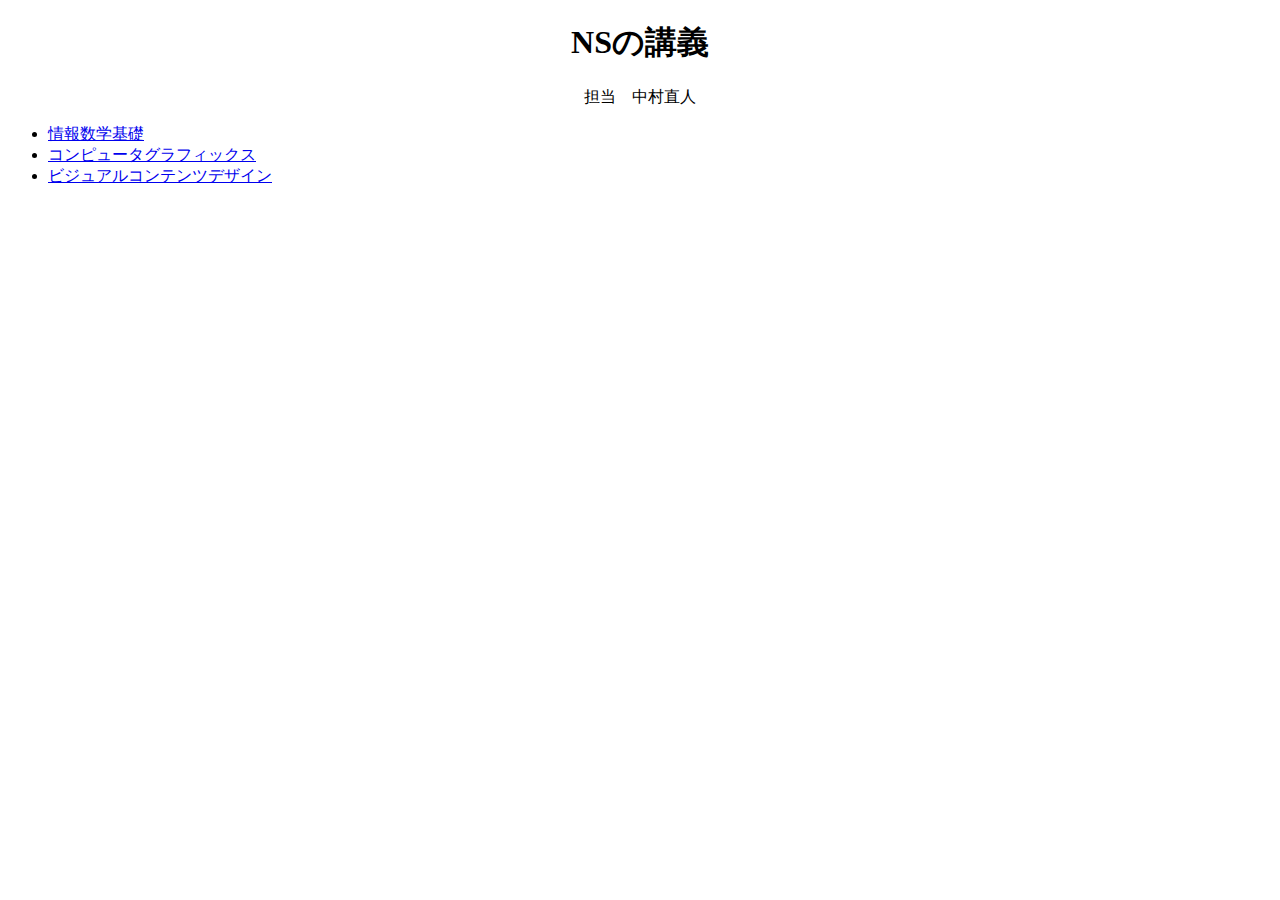
<file: index.html>
﻿<!doctype html>
<HTML>
   <HEAD>
      <meta charset="UTF-8">
      <TITLE>Webページの基礎</TITLE>
   </HEAD>
   <BODY>
	<center><h1>NSの講義</h1>
	<P>担当　中村直人</center>
<ul>
    <li><a href="lesson1-org2.html">情報数学基礎</a></li>
    <li><a href="lesson1-org3.html">コンピュータグラフィックス</a></li>
    <li><a href="lesson1-org1.html">ビジュアルコンテンツデザイン</a></li>
</ul>
   </BODY>
</HTML>
</file>
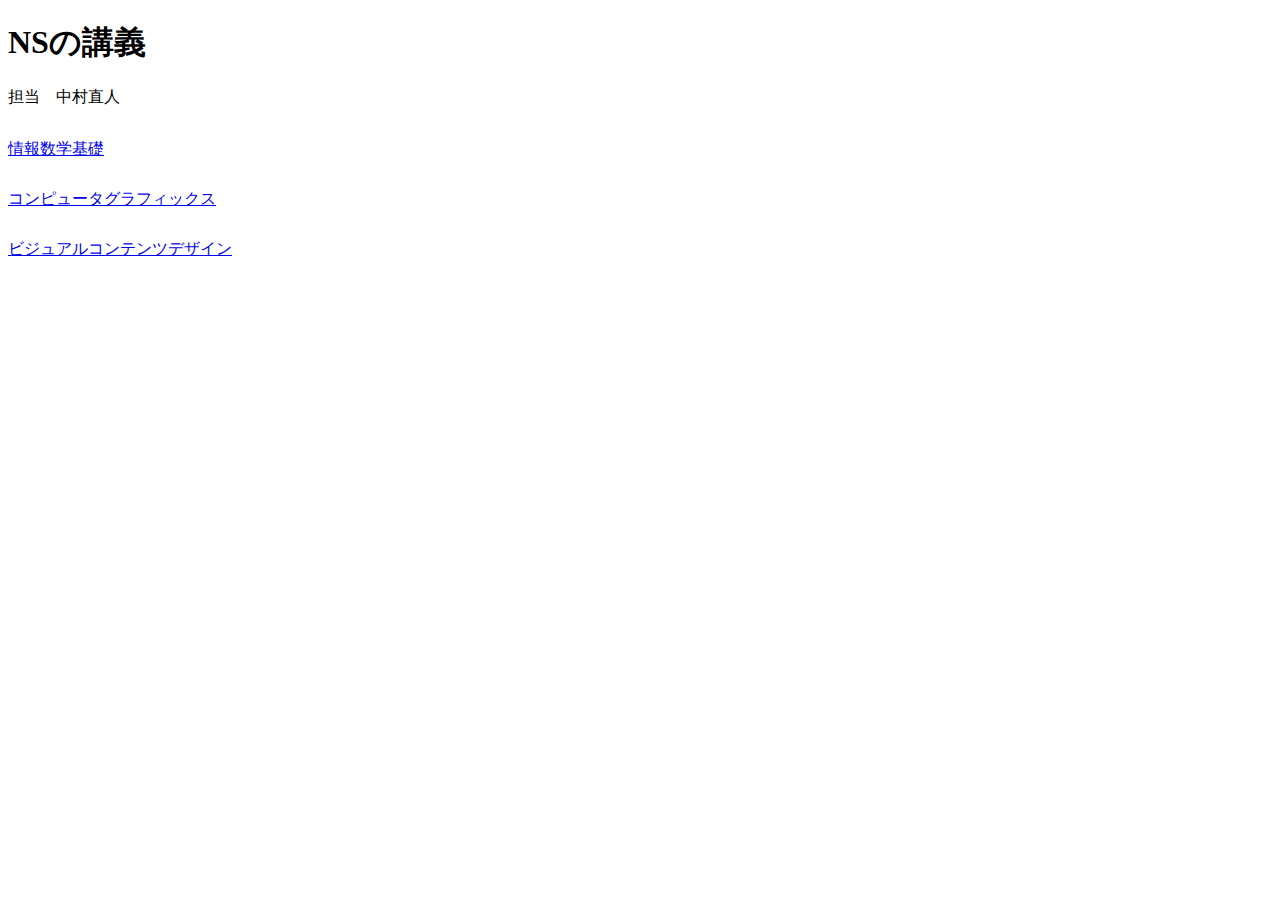
<file: dw=lesson/index.html>
<!doctype html>
<html>
<head>
<meta charset="utf-8">
<title>トップページ</title>
<link href="top.css" rel="stylesheet" type="text/css">
</head>

<body>
<h1>NSの講義</h1>
<p>担当　中村直人</p>
<li><a href="math.html">情報数学基礎</a></li>
<li><a href="CG.html">コンピュータグラフィックス</a></li>
<li><a href="VCD.html">ビジュアルコンテンツデザイン</a></li>
</body>
</html>
</file>
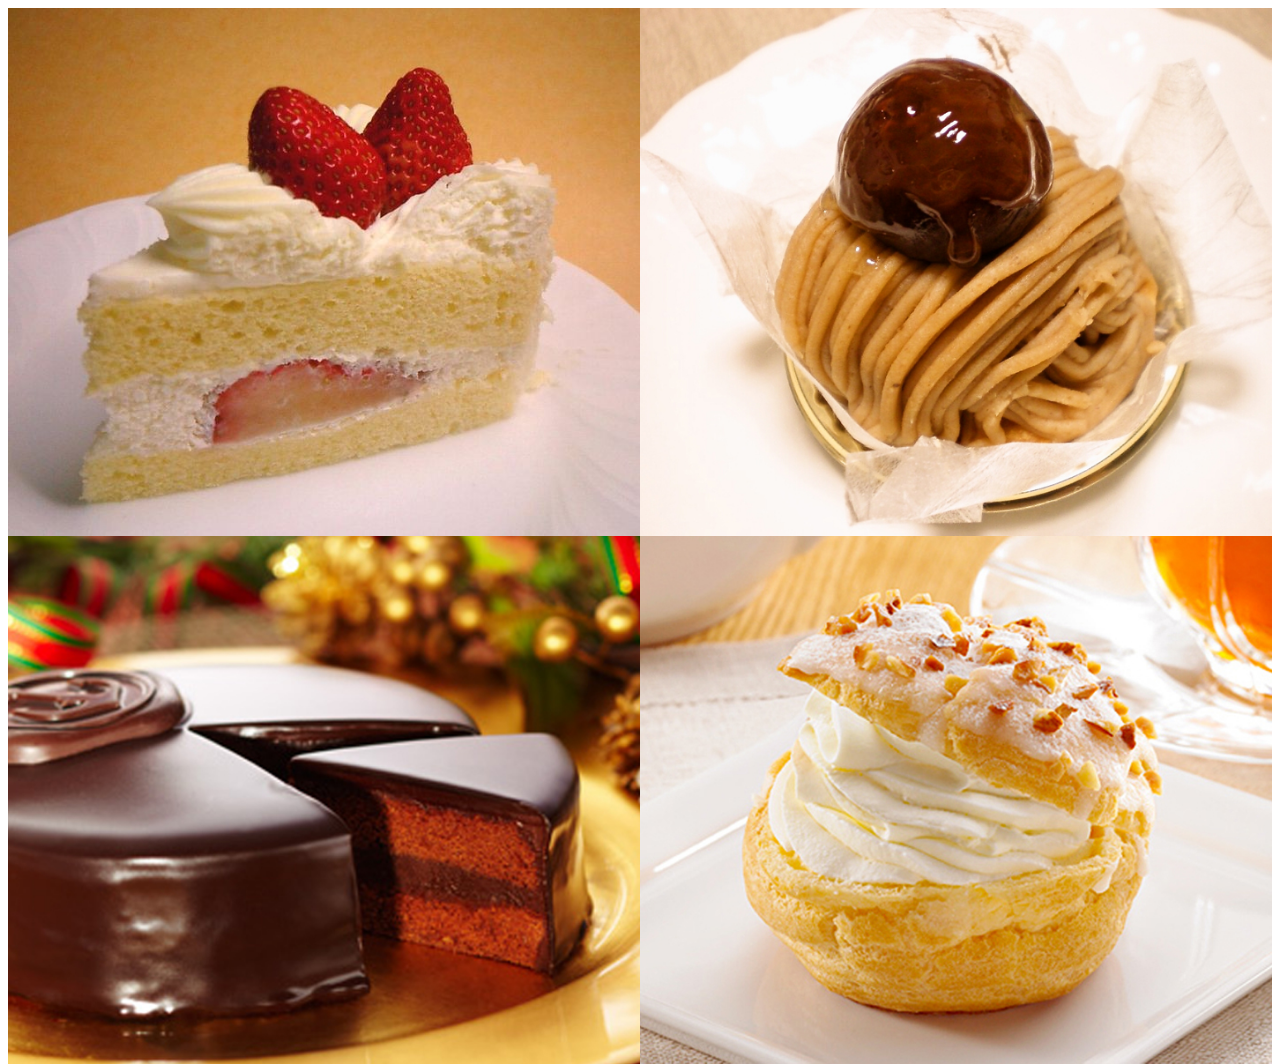
<file: cake.html>
<!doctype html>
<html>
<head>
<meta charset="utf-8">
<title>cake</title>
<style type="text/css">
img{
	width:50%;
	height:50%;
	float:left;
}
</style>
</head>

<body>
<div id="one"> <img src="images/cake01.jpg" width="200" height="150" alt=""/></div>
<div id="two"> <img src="images/cake02.jpg" width="200" height="150" alt=""/></div>
<div id="three"> <img src="images/cake03.jpg" width="200" height="150" alt=""/></div>
<div id="four"> <img src="images/cake04.jpg" width="200" height="150" alt=""/></div>
</body>
</html>
</file>
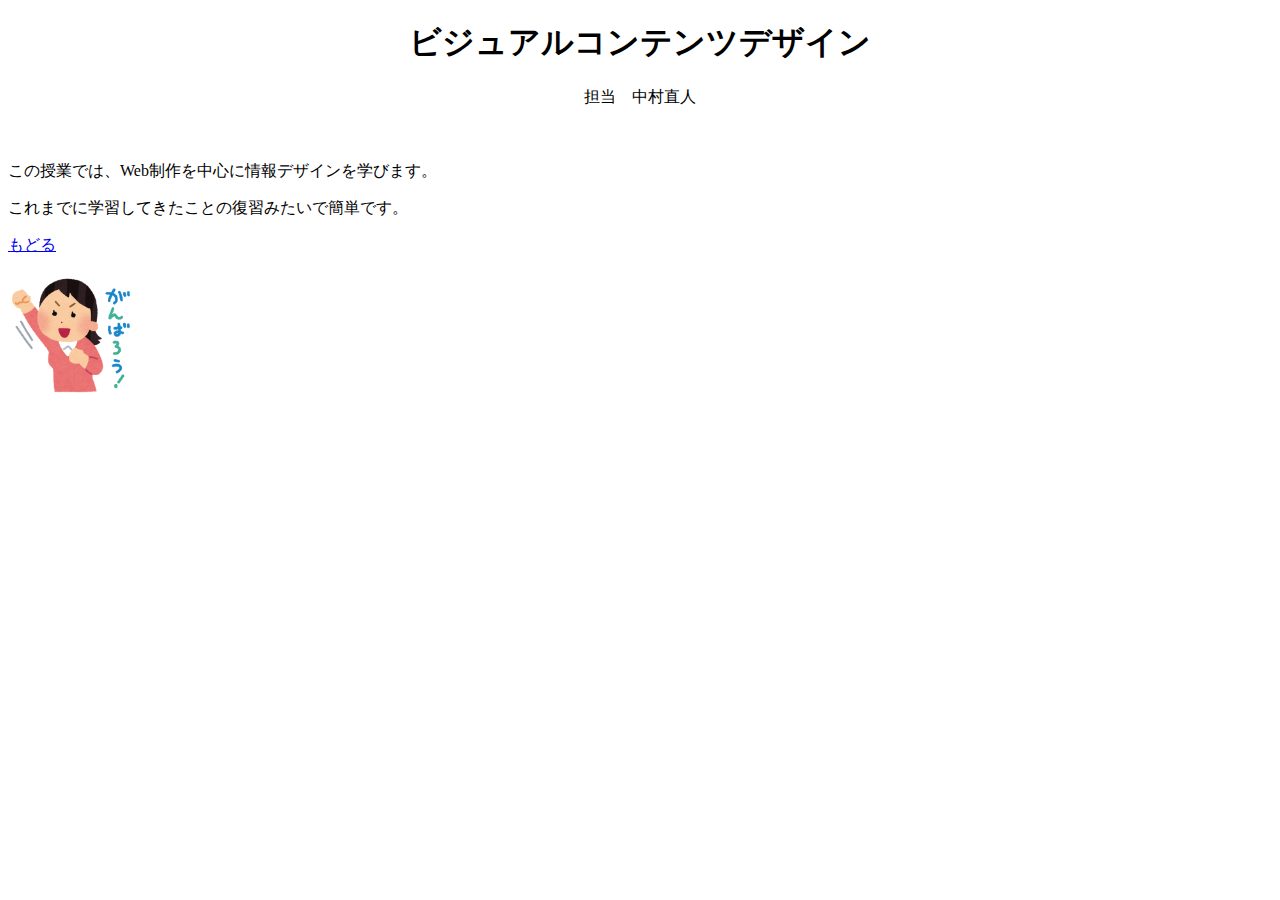
<file: lesson1-org1.html>
﻿<!doctype html>
<HTML>
   <HEAD>
      <meta charset="UTF-8">
      <TITLE>Webページの基礎</TITLE>
   </HEAD>
   <BODY>
	<center><h1>ビジュアルコンテンツデザイン</h1>
	<P>担当　中村直人</center>
　　　　<P>この授業では、Web制作を中心に情報デザインを学びます。</p>
<p>これまでに学習してきたことの復習みたいで簡単です。</p>
<p><a href="lesson1-top.html">もどる</a></p>
        <P><img src="ganba.png" width="128" height="128" alt="頑張ろう">
   </BODY>
</HTML>
</file>
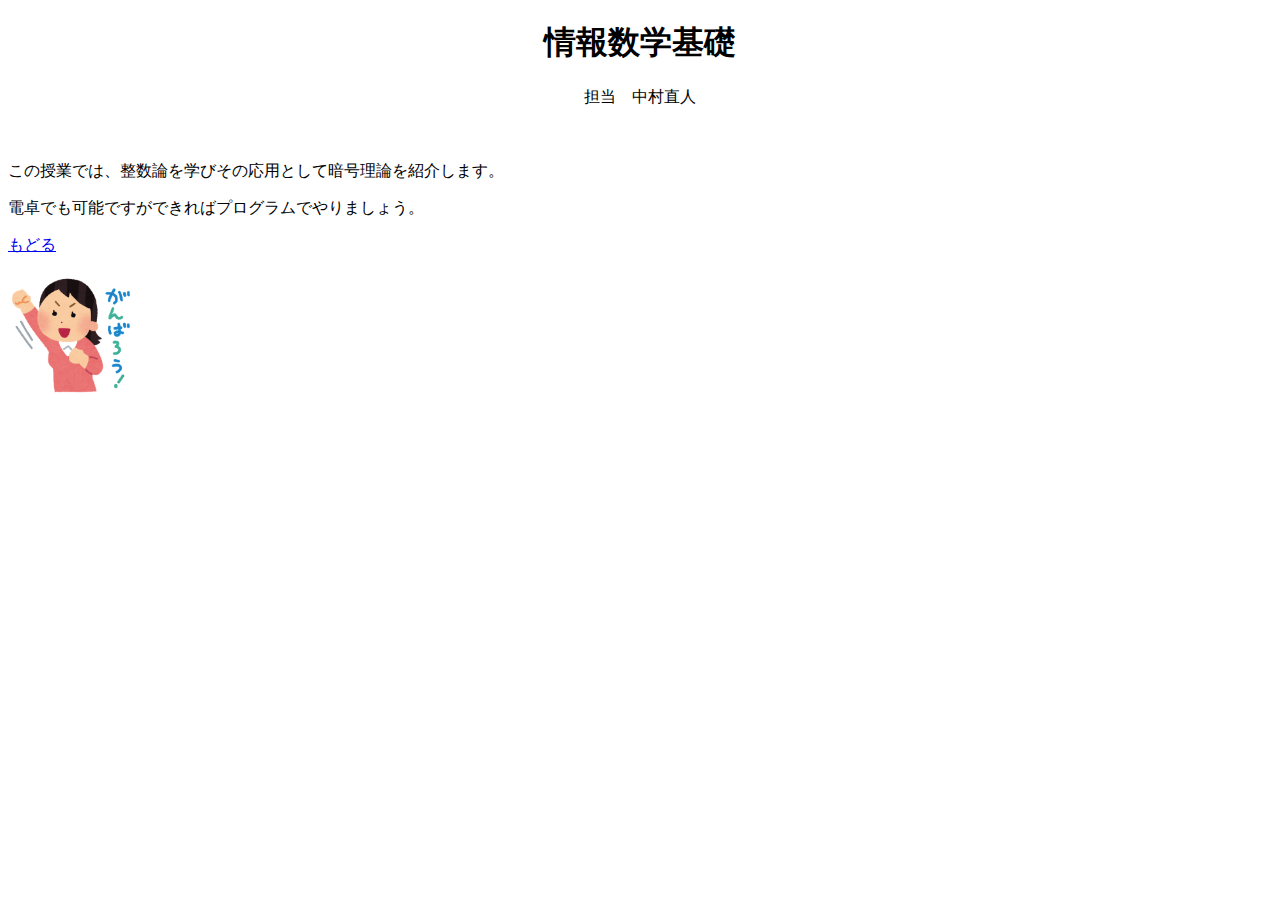
<file: lesson1-org2.html>
﻿<!doctype html>
<HTML>
   <HEAD>
      <meta charset="UTF-8">
      <TITLE>Webページの基礎</TITLE>
   </HEAD>
   <BODY>
	<center><h1>情報数学基礎</h1>
	<P>担当　中村直人</center>
　　　　<P>この授業では、整数論を学びその応用として暗号理論を紹介します。</p>
<p>電卓でも可能ですができればプログラムでやりましょう。</p>
<p><a href="lesson1-top.html">もどる</a></p>
        <P><img src="ganba.png" width="128" height="128" alt="頑張ろう">
   </BODY>
</HTML>
</file>
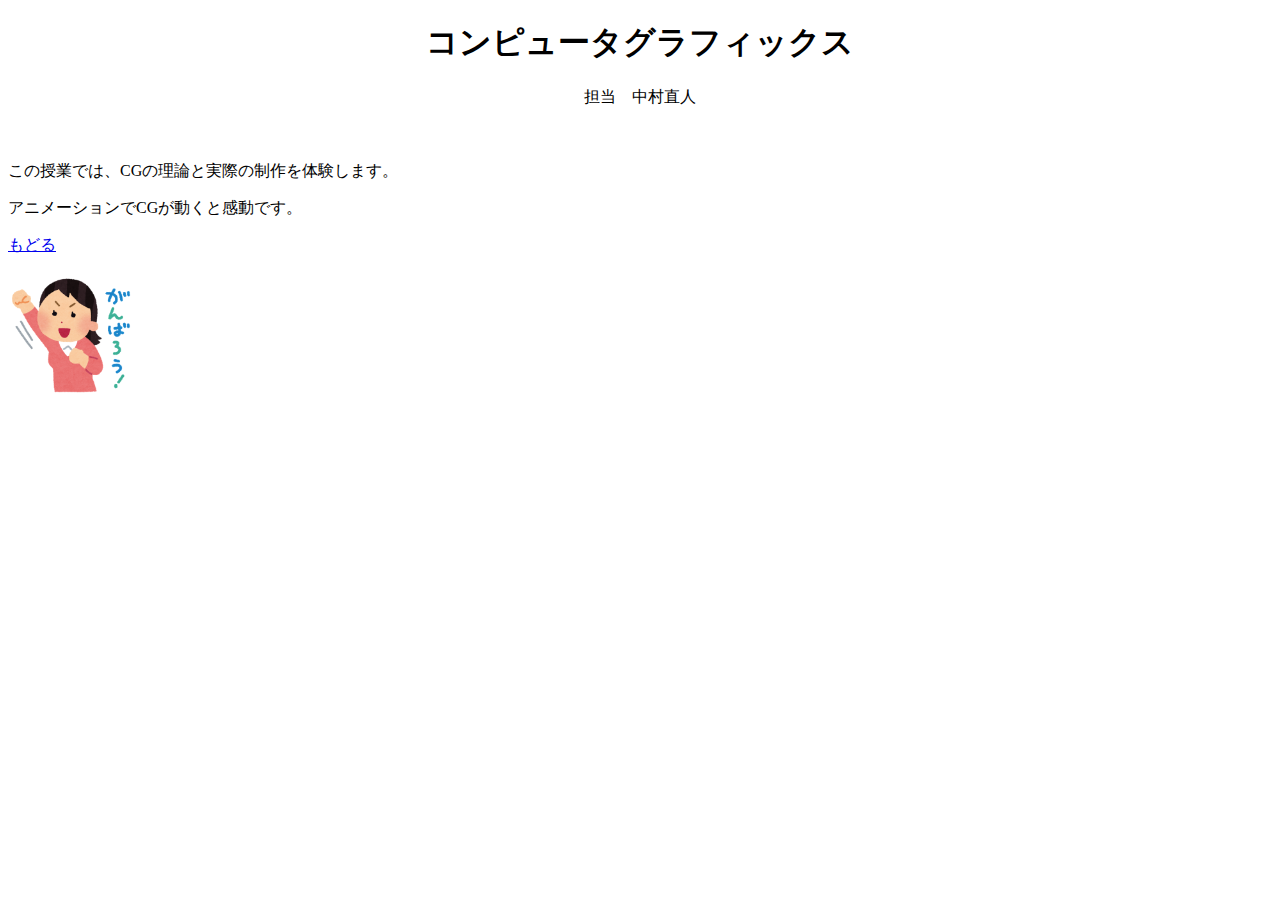
<file: lesson1-org3.html>
﻿<!doctype html>
<HTML>
   <HEAD>
      <meta charset="UTF-8">
      <TITLE>Webページの基礎</TITLE>
   </HEAD>
   <BODY>
	<center><h1>コンピュータグラフィックス</h1>
	<P>担当　中村直人</center>
　　　　<P>この授業では、CGの理論と実際の制作を体験します。</p>
<p>アニメーションでCGが動くと感動です。</p>
<p><a href="lesson1-top.html">もどる</a></p>
        <P><img src="ganba.png" width="128" height="128" alt="頑張ろう">
   </BODY>
</HTML>
</file>
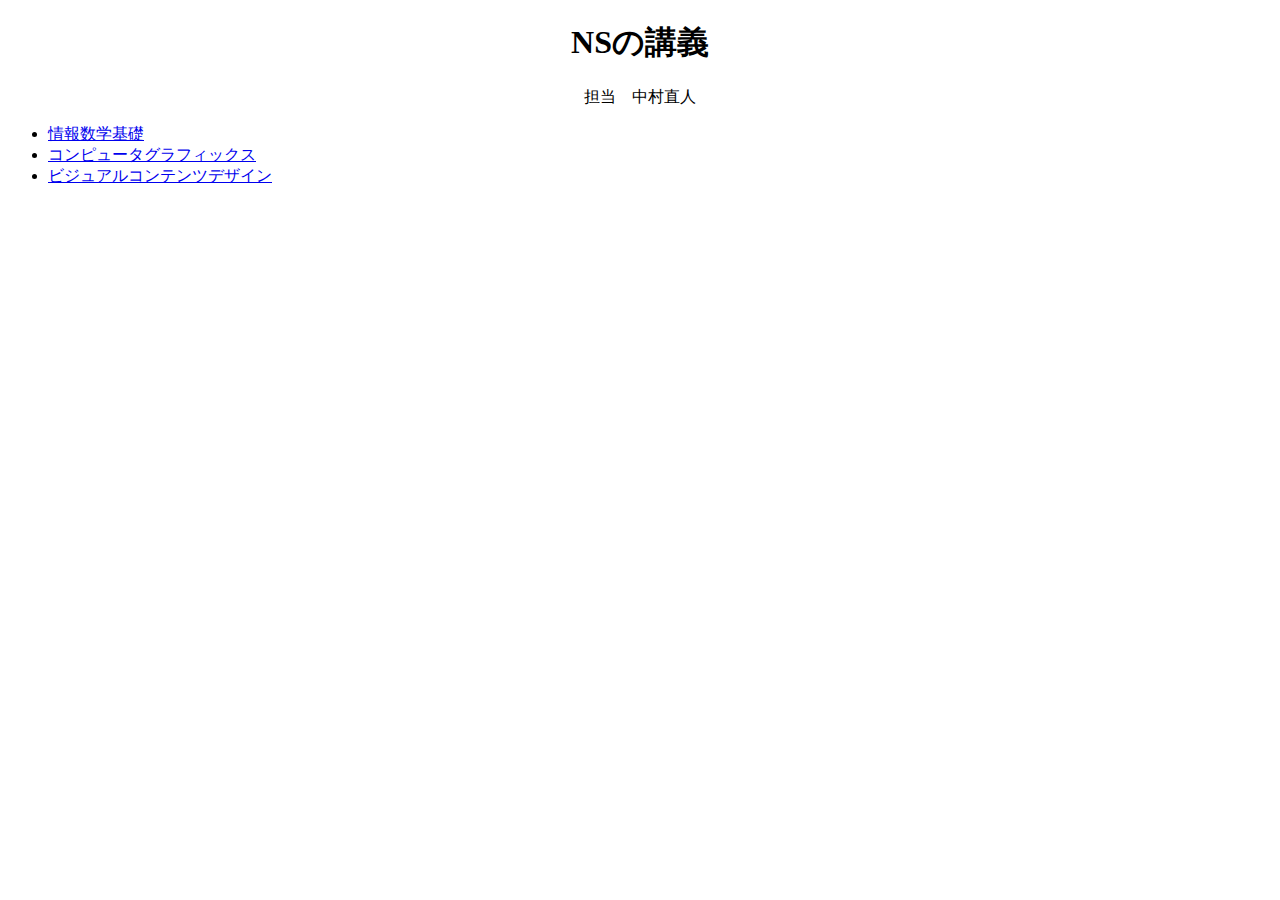
<file: lesson1-top.html>
﻿<!doctype html>
<HTML>
   <HEAD>
      <meta charset="UTF-8">
      <TITLE>Webページの基礎</TITLE>
   </HEAD>
   <BODY>
	<center><h1>NSの講義</h1>
	<P>担当　中村直人</center>
<ul>
    <li><a href="lesson1-org2.html">情報数学基礎</a></li>
    <li><a href="lesson1-org3.html">コンピュータグラフィックス</a></li>
    <li><a href="lesson1-org1.html">ビジュアルコンテンツデザイン</a></li>
</ul>
   </BODY>
</HTML>
</file>
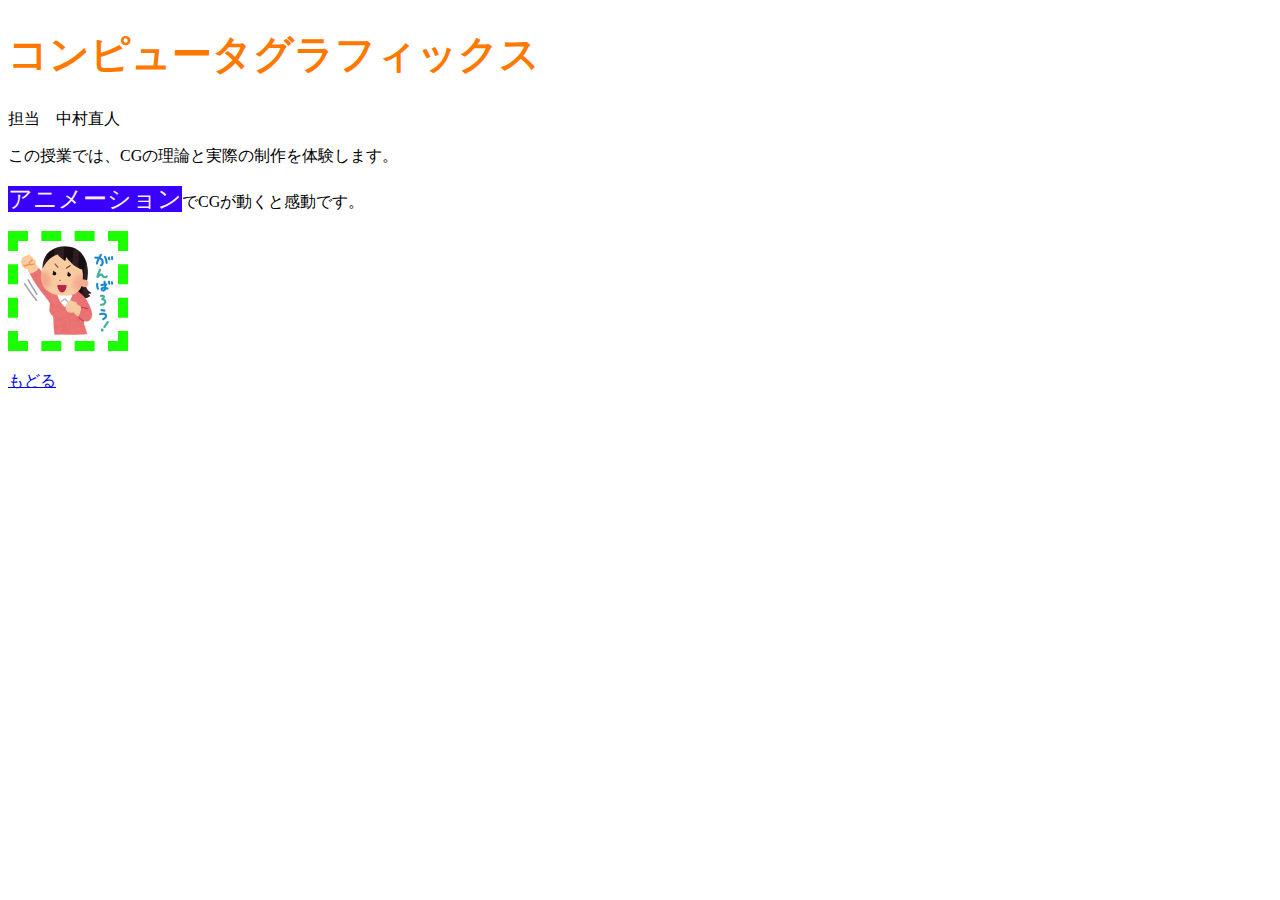
<file: dw=lesson/CG.html>
<!doctype html>
<html>
<head>
<meta charset="utf-8">
<title>CG</title>
<link href="base.css" rel="stylesheet" type="text/css">
</head>

<body>
<h1>コンピュータグラフィックス</h1>
<p>担当　中村直人</p>
<p>この授業では、CGの理論と実際の制作を体験します。</p>
<p><span class="key">アニメーション</span>でCGが動くと感動です。</p>
<p><img src="ganba.png" width="100" height="100" alt=""/></p>
<p><a href="index.html">もどる</a></p>
</body>
</html>
</file>
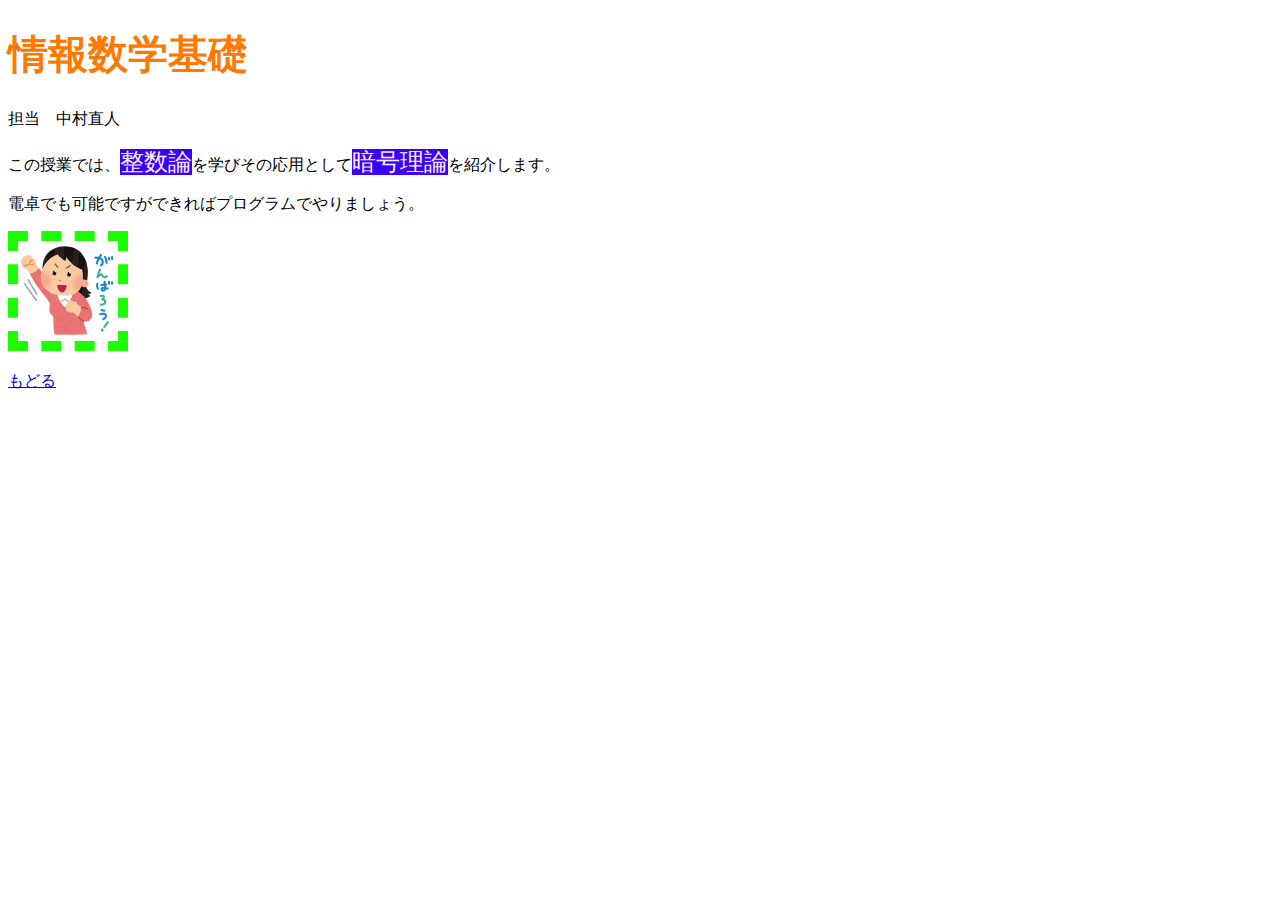
<file: dw=lesson/math.html>
<!doctype html>
<html>
<head>
<meta charset="utf-8">
<title>情報数学</title>
<link href="base.css" rel="stylesheet" type="text/css">
</head>

<body>
<h1>情報数学基礎</h1>
<p>担当　中村直人</p>
<p>この授業では、<span class="key">整数論</span>を学びその応用として<span class="key">暗号理論</span>を紹介します。</p>
<p>電卓でも可能ですができればプログラムでやりましょう。</p>
<p><img src="ganba.png" width="100" height="100" alt=""/></p>
<p><a href="index.html">もどる</a></p>
</body>
</html>
</file>
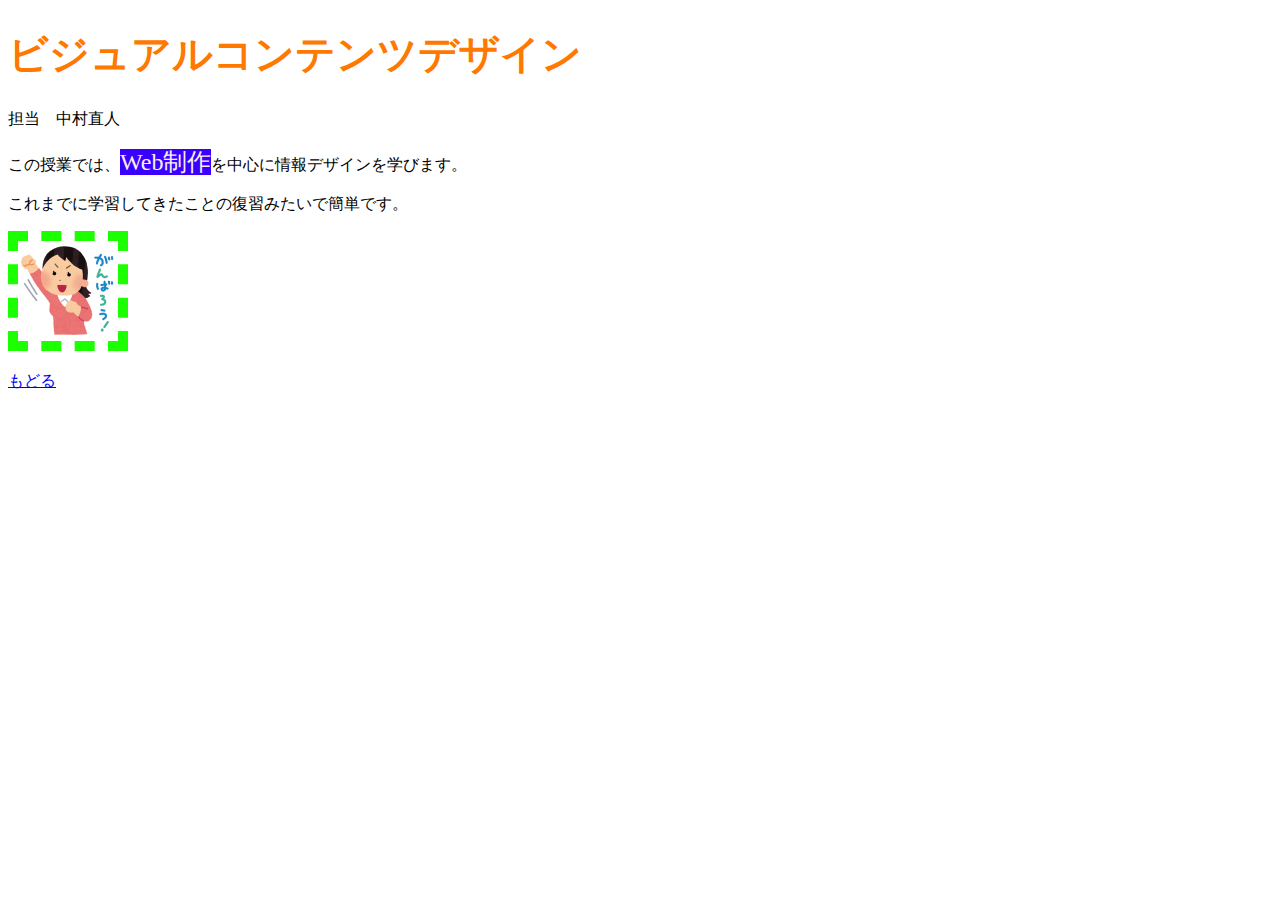
<file: dw=lesson/VCD.html>
<!doctype html>
<html>
<head>
<meta charset="utf-8">
<title>ビジュアルコンテンツデザイン</title>
<link href="base.css" rel="stylesheet" type="text/css">
</head>

<body>
<h1>ビジュアルコンテンツデザイン</h1>
<p>担当　中村直人</p>
<p>この授業では、<span class="key">Web制作</span>を中心に情報デザインを学びます。 </p>
<p>これまでに学習してきたことの復習みたいで簡単です。</p>
<p><img src="ganba.png" width="100" height="100" alt=""/></p>
<p><a href="index.html">もどる</a></p>
</body>
</html>
</file>
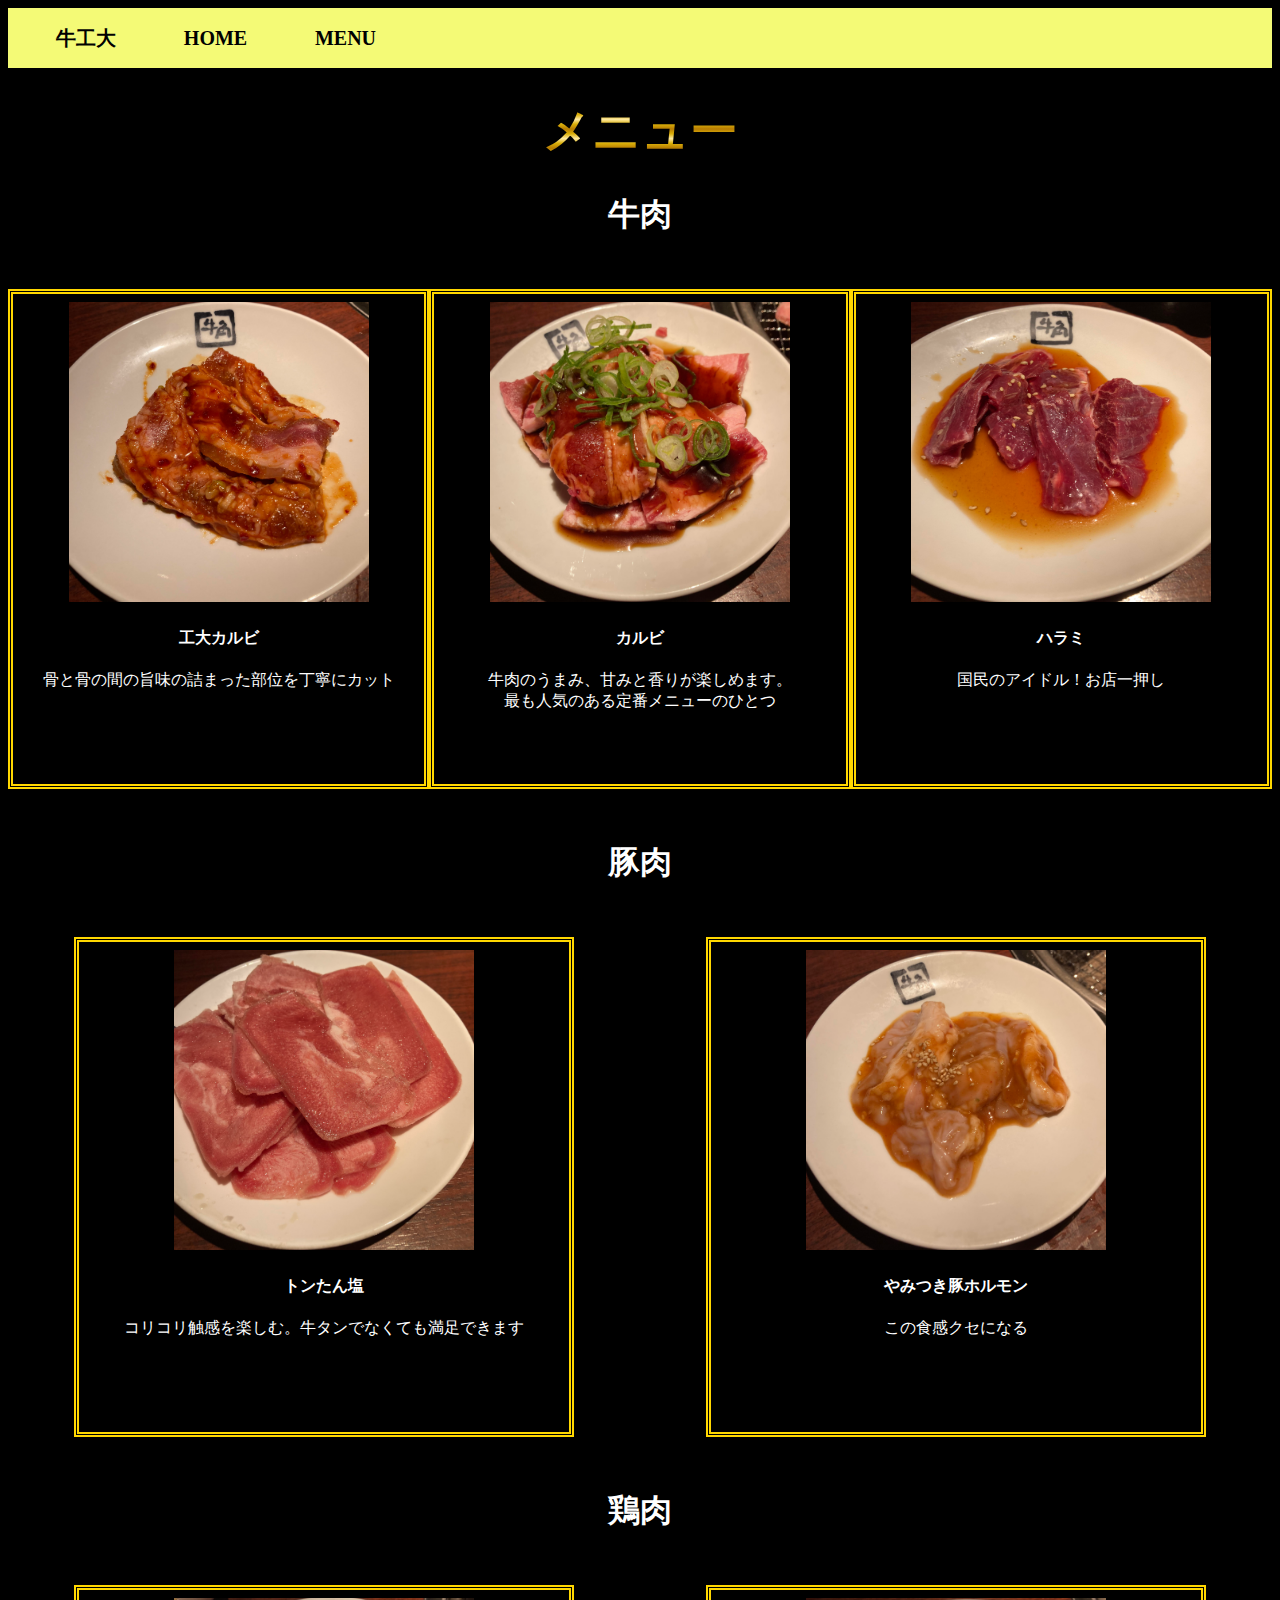
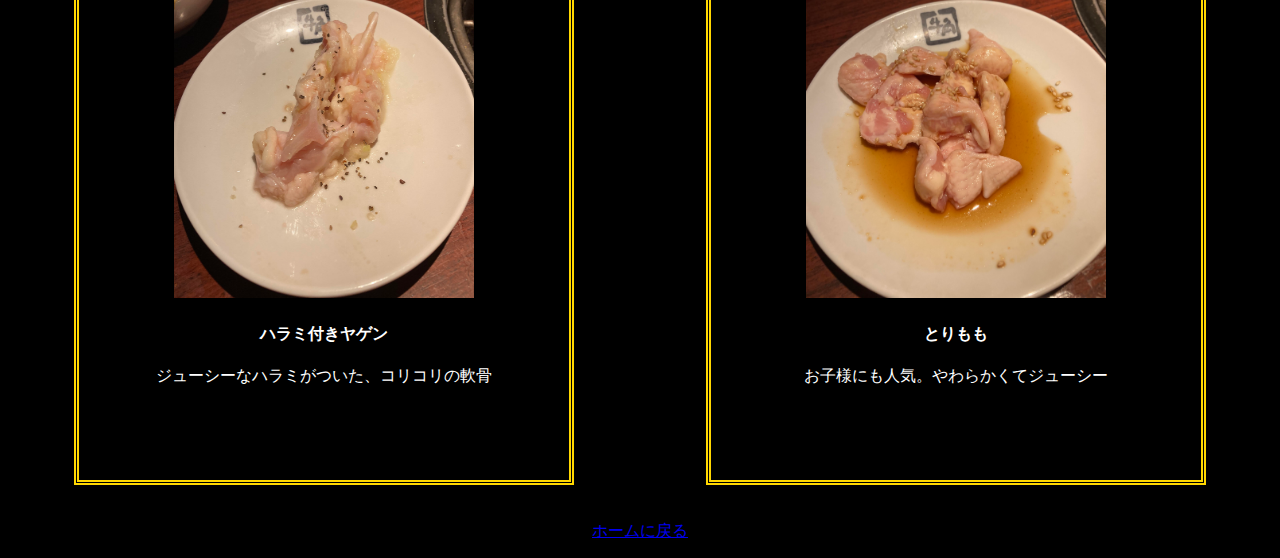
<file: yakiniku/menu.html>
<!doctype html>
<html>
<head>
<meta charset="utf-8">
<title>メニュー</title>
<link href="home.css" rel="stylesheet" type="text/css">
</head>

<body>
	<ul class="ddmenu">
		<li><a href="#">牛工大</a></li>
		<li><a href="home.html">HOME</a></li>
		<li><a href="menu.html">MENU</a></li>
	</ul>
	<center>
	<h2>メニュー</h2>
	<h3>牛肉</h3>
	<div class="meat">
		<div class="part">
			<image src="re-koudai_karubi.jpg" width="300" height="300" alt=""></image>
			<br><h4>工大カルビ</h4>
			<p>骨と骨の間の旨味の詰まった部位を丁寧にカット</p>
		</div>
		<div class="part">
			<image src="re-karubi.jpg" width="300" height="300" alt=""></image>
			<br><h4>カルビ</h4>
			<p>牛肉のうまみ、甘みと香りが楽しめます。
				<br>最も人気のある定番メニューのひとつ</p>
		</div>
		<div class="part">
			<image src="re-harami.jpg" width="300" height="300" alt=""></image>
			<br><h4>ハラミ</h4>
			<p>国民のアイドル！お店一押し</p>
		</div>
	</div>
	<h3>豚肉</h3>
	<div class="meat">
		<div class="part">
			<image src="re-buta_tan.jpg" width="300" height="300" alt=""></image>
			<br><h4>トンたん塩</h4>
			<p>コリコリ触感を楽しむ。牛タンでなくても満足できます</p>
		</div>
		<div class="part">
			<image src="re-buta_horumon.jpg" width="300" height="300" alt=""></image>
			<br><h4>やみつき豚ホルモン</h4>
			<p>この食感クセになる</p>
		</div>
	</div>
	<h3>鶏肉</h3>
	<div class="meat">
		<div class="part">
			<image src="re-tori_yagen.jpg" width="300" height="300" alt=""></image>
			<br><h4>ハラミ付きヤゲン</h4>
			<p>ジューシーなハラミがついた、コリコリの軟骨</p>
		</div>
		<div class="part">
			<image src="re-tori_momo.jpg" width="300" height="300" alt=""></image>
			<br><h4>とりもも</h4>
			<p>お子様にも人気。やわらかくてジューシー</p>
		</div>
	</div>
	<p><a href="home.html">ホームに戻る</a></p>
	</center>
</body>
</html>
</file>
<file: dw=lesson/top.css>
@charset "utf-8";
body li a {
    line-height: 50px;
}
</file>
<file: dw=lesson/base.css>
@charset "utf-8";
body h1 {
    color: #FF7800;
    font-family: "Hiragino Sans", "Hiragino Kaku Gothic ProN", Meiryo, sans-serif;
    font-size: 40px;
}
.key {
    color: #F7EDED;
    background-color: #3A00FF;
    font-size: x-large;
}
body p img {
    border: 10px dashed #1CFF00;
}
</file>
<file: yakiniku/home.css>
@charset "utf-8";

#background-video {
    position: fixed;
    top: 0;
    left: 0;
    width: 100%;
    height: 100%;
    object-fit: cover;
    z-index: -1;
    filter: brightness(0.3);
}

ul.ddmenu{
	margin: 0px;
	padding: 0px 0px 0px 15px;
	background-color: #F4FA76;
	font-size: 20px;
}

ul.ddmenu li{
	width: 125px;
	display: inline-block;
	list-style-type: none;
	position: relative;
}

ul.ddmenu a{
	background-color: #F4FA76;
	color: black;
	line-height: 60px;
	text-align: center;
	text-decoration: none;
	font-weight: bold;
	display: block;
}

ul.ddmenu a:hover{
	background-color: #FDFFCB;
	color: black;
}

.content {
    position: relative;
    z-index: 1;
    color: white;
    text-align: center;
    padding: 20px;
}

body {
    background-color: black;
    color: white;
}

.catchcopy {
    font-size: 5em;
    text-align: center;
    line-height: 0.95em;
    font-weight: bold;
    color: #000;
    text-shadow: 
        0 0 0.05em #FFF59D,
        0 0 0.06em #FFF59D,
        0 0 0.07em #FFF59D,
        0 0 0.08em #FFF59D,
        0 0 0.09em #FFF59D,
        0 0 0.20em #FFF59D,
        0 0 0.20em #FFF59D,
        0 0 0.20em #FFF59D,
        0 0 0.50em #FFF59D;
}

.text {
    font-size: 2em;
}

body h2 {
    font-size: 3em;
    text-align: center;
    line-height: 0.95em;
    font-weight: bold;
    color: transparent;
    background: repeating-linear-gradient(0deg, #B67B03 0.1em, #DAAF08 0.2em, #FEE9A0 0.3em, #DAAF08 0.4em, #B67B03 0.5em); 
    -webkit-background-clip: text;
}

body h3 {
    font-size: 2em;
}

body h4 {
    font-size: 1em;
}

.image-slide {
    position: relative;
    width: 100%;
    max-width: 600px;
    margin: auto;
    overflow: hidden;
}

.slider {
    display: flex;
    transition: transform 0.5s ease-in-out;
}

.slider img {
    width: 80%;
    height: 100%; 
}

.slide {
    min-width: 100%;
}

input[type="radio"] {
    display: none;
}

#slide1:checked ~ .slider {
    transform: translateX(0);
}

#slide2:checked ~ .slider {
    transform: translateX(-100%);
}

#slide3:checked ~ .slider {
    transform: translateX(-200%);
}

#slide4:checked ~ .slider {
    transform: translateX(-300%);
}

#slide5:checked ~ .slider {
    transform: translateX(-400%);
}

#slide6:checked ~ .slider {
    transform: translateX(-500%);
}

#slide7:checked ~ .slider {
    transform: translateX(-600%);
}

.control label {
    display: inline-block;
    padding: 10px;
    background-color: #000;
    color: #fff;
    margin: 0 5px;
    cursor: pointer;
    font-size: 1.2em;
}

.control label:hover {
    background-color: #FFD700;
}

.meat {
    display: flex;
}

.part {
    padding: 0.5em 1em;
    margin: 20px auto;
    border: double 5px #FFD700;
    width: 500px;
    height: 500px;
    box-sizing: border-box;
}
</file>
